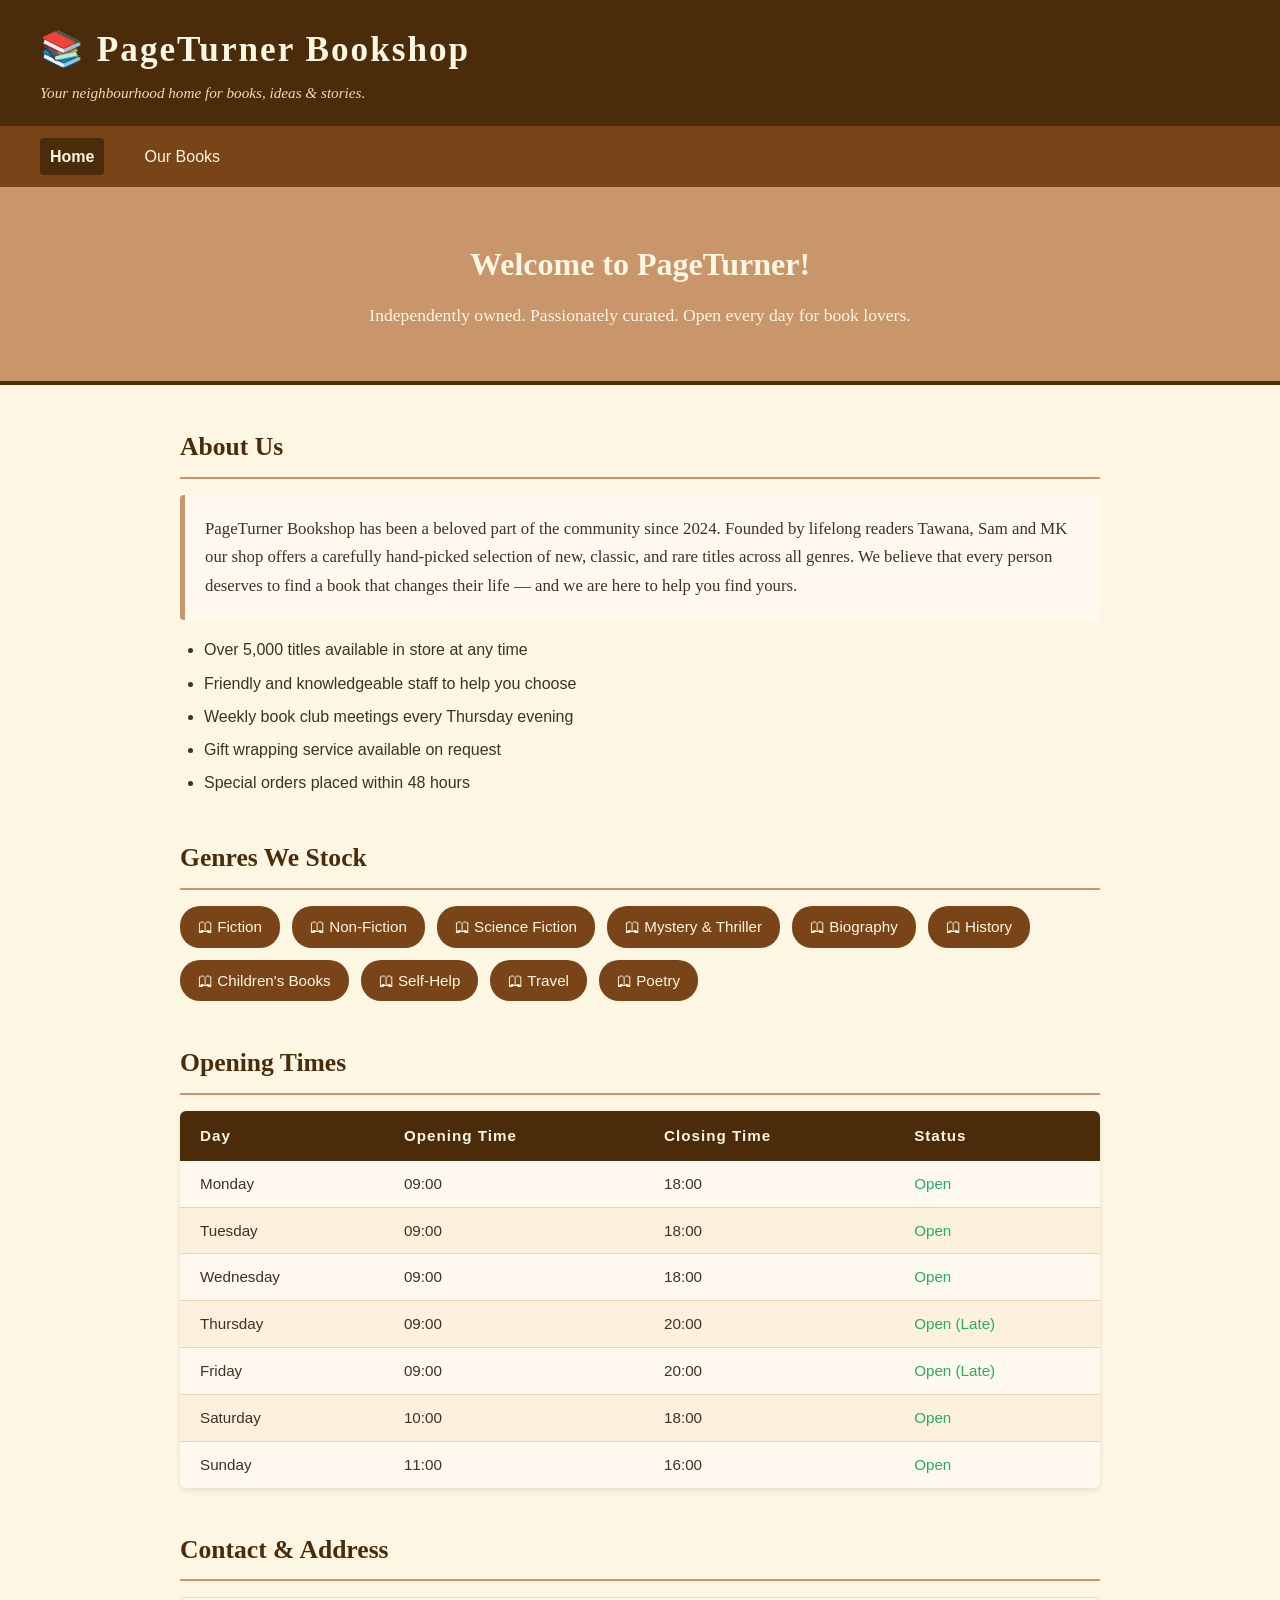
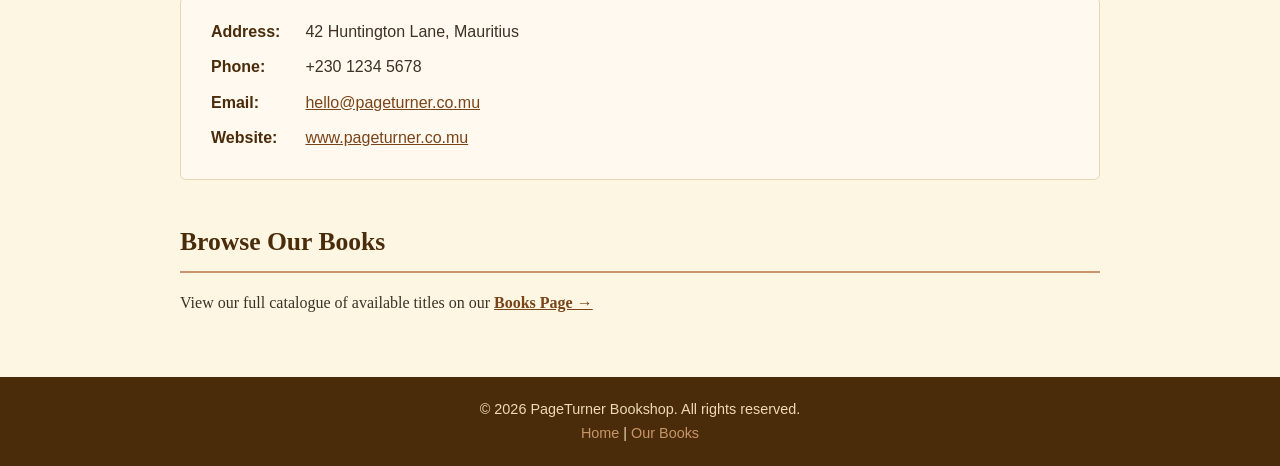
<file: index.html>
<!DOCTYPE html>
<html lang="en">
<head>
    <meta charset="UTF-8">
    <meta name="viewport" content="width=device-width, initial-scale=1.0">
    <title>PageTurner Bookshop</title>
    <style>
        * {
            margin: 0;
            padding: 0;
            box-sizing: border-box;
        }

        body {
            font-family: Georgia, 'Times New Roman', serif;
            background-color: #fdf6e3;
            color: #3c3226;
            line-height: 1.7;
        }

        header {
            background-color: #4a2c0a;
            color: #fdf6e3;
            padding: 20px 40px;
            display: flex;
            align-items: center;
            justify-content: space-between;
        }

        header h1 {
            font-size: 2.2em;
            letter-spacing: 2px;
        }

        header p {
            font-style: italic;
            font-size: 0.95em;
            color: #f0d9b5;
        }

        nav {
            background-color: #7a4419;
            padding: 12px 40px;
            display: flex;
            gap: 30px;
        }

        nav a {
            color: #fdf6e3;
            text-decoration: none;
            font-size: 1em;
            font-family: Arial, sans-serif;
            padding: 5px 10px;
            border-radius: 4px;
            transition: background-color 0.3s;
        }

        nav a:hover {
            background-color: #4a2c0a;
        }

        nav a.active {
            background-color: #4a2c0a;
            font-weight: bold;
        }

        .hero {
            background-color: #c9956a;
            text-align: center;
            padding: 50px 40px;
            border-bottom: 4px solid #4a2c0a;
        }

        .hero h2 {
            font-size: 2em;
            color: #fdf6e3;
            margin-bottom: 10px;
        }

        .hero p {
            color: #fdf6e3;
            font-size: 1.1em;
        }

        main {
            max-width: 1000px;
            margin: 40px auto;
            padding: 0 40px;
        }

        section {
            margin-bottom: 40px;
        }

        section h2 {
            font-size: 1.6em;
            color: #4a2c0a;
            border-bottom: 2px solid #c9956a;
            padding-bottom: 8px;
            margin-bottom: 16px;
        }

        .about-text {
            font-size: 1.05em;
            background-color: #fff9ef;
            padding: 20px;
            border-left: 5px solid #c9956a;
            border-radius: 4px;
            margin-bottom: 16px;
        }

        .about-list {
            list-style: disc;
            padding-left: 24px;
            font-family: Arial, sans-serif;
            font-size: 1em;
        }

        .about-list li {
            margin-bottom: 6px;
            color: #3c3226;
        }

        .genres-grid {
            display: flex;
            flex-wrap: wrap;
            gap: 12px;
            list-style: none;
        }

        .genres-grid li {
            background-color: #7a4419;
            color: #fdf6e3;
            padding: 8px 18px;
            border-radius: 20px;
            font-family: Arial, sans-serif;
            font-size: 0.95em;
        }

        table {
            width: 100%;
            border-collapse: collapse;
            background-color: #fff9ef;
            border-radius: 6px;
            overflow: hidden;
            box-shadow: 0 2px 6px rgba(0,0,0,0.1);
        }

        table thead {
            background-color: #4a2c0a;
            color: #fdf6e3;
        }

        table thead th {
            padding: 12px 20px;
            text-align: left;
            font-family: Arial, sans-serif;
            font-size: 0.95em;
            letter-spacing: 1px;
        }

        table tbody tr {
            border-bottom: 1px solid #e8d5b5;
        }

        table tbody tr:nth-child(even) {
            background-color: #fdf0dc;
        }

        table tbody tr:last-child {
            border-bottom: none;
        }

        table td {
            padding: 10px 20px;
            font-family: Arial, sans-serif;
            font-size: 0.95em;
        }

        table .closed {
            color: #c0392b;
            font-weight: bold;
        }

        table .open {
            color: #27ae60;
        }

        .contact-box {
            background-color: #fff9ef;
            border: 1px solid #e8d5b5;
            border-radius: 6px;
            padding: 20px 30px;
            font-family: Arial, sans-serif;
        }

        .contact-box p {
            margin-bottom: 8px;
        }

        .contact-box strong {
            color: #4a2c0a;
            display: inline-block;
            width: 90px;
        }

        .contact-box a {
            color: #7a4419;
        }

        footer {
            background-color: #4a2c0a;
            color: #f0d9b5;
            text-align: center;
            padding: 20px;
            font-family: Arial, sans-serif;
            font-size: 0.9em;
            margin-top: 60px;
        }

        footer a {
            color: #c9956a;
            text-decoration: none;
        }
    </style>
</head>
<body>

    <header>
        <div>
            <h1>&#128218; PageTurner Bookshop</h1>
            <p>Your neighbourhood home for books, ideas &amp; stories.</p>
        </div>
    </header>

    <nav>
        <a href="index.html" class="active">Home</a>
        <a href="books.xml">Our Books</a>
    </nav>

    <div class="hero">
        <h2>Welcome to PageTurner!</h2>
        <p>Independently owned. Passionately curated. Open every day for book lovers.</p>
    </div>

    <main>

        <section id="about">
            <h2>About Us</h2>
            <p class="about-text">
                PageTurner Bookshop has been a beloved part of the community since 2024.
                Founded by lifelong readers Tawana, Sam and MK our shop offers a carefully
                hand-picked selection of new, classic, and rare titles across all genres.
                We believe that every person deserves to find a book that changes their life —
                and we are here to help you find yours.
            </p>
            <!-- Unordered list of shop highlights -->
            <ul class="about-list">
                <li>Over 5,000 titles available in store at any time</li>
                <li>Friendly and knowledgeable staff to help you choose</li>
                <li>Weekly book club meetings every Thursday evening</li>
                <li>Gift wrapping service available on request</li>
                <li>Special orders placed within 48 hours</li>
            </ul>
        </section>

        <section id="genres">
            <h2>Genres We Stock</h2>
            <ul class="genres-grid">
                <li>&#128366; Fiction</li>
                <li>&#128366; Non-Fiction</li>
                <li>&#128366; Science Fiction</li>
                <li>&#128366; Mystery &amp; Thriller</li>
                <li>&#128366; Biography</li>
                <li>&#128366; History</li>
                <li>&#128366; Children's Books</li>
                <li>&#128366; Self-Help</li>
                <li>&#128366; Travel</li>
                <li>&#128366; Poetry</li>
            </ul>
        </section>

        <section id="hours">
            <h2>Opening Times</h2>
            <table>
                <thead>
                    <tr>
                        <th>Day</th>
                        <th>Opening Time</th>
                        <th>Closing Time</th>
                        <th>Status</th>
                    </tr>
                </thead>
                <tbody>
                    <tr>
                        <td>Monday</td>
                        <td>09:00</td>
                        <td>18:00</td>
                        <td class="open">Open</td>
                    </tr>
                    <tr>
                        <td>Tuesday</td>
                        <td>09:00</td>
                        <td>18:00</td>
                        <td class="open">Open</td>
                    </tr>
                    <tr>
                        <td>Wednesday</td>
                        <td>09:00</td>
                        <td>18:00</td>
                        <td class="open">Open</td>
                    </tr>
                    <tr>
                        <td>Thursday</td>
                        <td>09:00</td>
                        <td>20:00</td>
                        <td class="open">Open (Late)</td>
                    </tr>
                    <tr>
                        <td>Friday</td>
                        <td>09:00</td>
                        <td>20:00</td>
                        <td class="open">Open (Late)</td>
                    </tr>
                    <tr>
                        <td>Saturday</td>
                        <td>10:00</td>
                        <td>18:00</td>
                        <td class="open">Open</td>
                    </tr>
                    <tr>
                        <td>Sunday</td>
                        <td>11:00</td>
                        <td>16:00</td>
                        <td class="open">Open</td>
                    </tr>
                </tbody>
            </table>
        </section>

        <section id="contact">
            <h2>Contact &amp; Address</h2>
            <div class="contact-box">
                <p><strong>Address:</strong> 42 Huntington Lane, Mauritius</p>
                <p><strong>Phone:</strong> +230 1234 5678</p>
                <p><strong>Email:</strong> <a href="mailto:hello@pageturner.co.mu">hello@pageturner.co.mu</a></p>
                <p><strong>Website:</strong> <a href="#">www.pageturner.co.mu</a></p>
            </div>
        </section>

        <section>
            <h2>Browse Our Books</h2>
            <p>
                View our full catalogue of available titles on our
                <a href="books.xml" style="color:#7a4419; font-weight:bold;">Books Page &rarr;</a>
            </p>
        </section>

    </main>

    <footer>
        <p>&copy; 2026 PageTurner Bookshop. All rights reserved.</p>
        <p><a href="index.html">Home</a> | <a href="books.xml">Our Books</a></p>
    </footer>

</body>
</html>
</file>
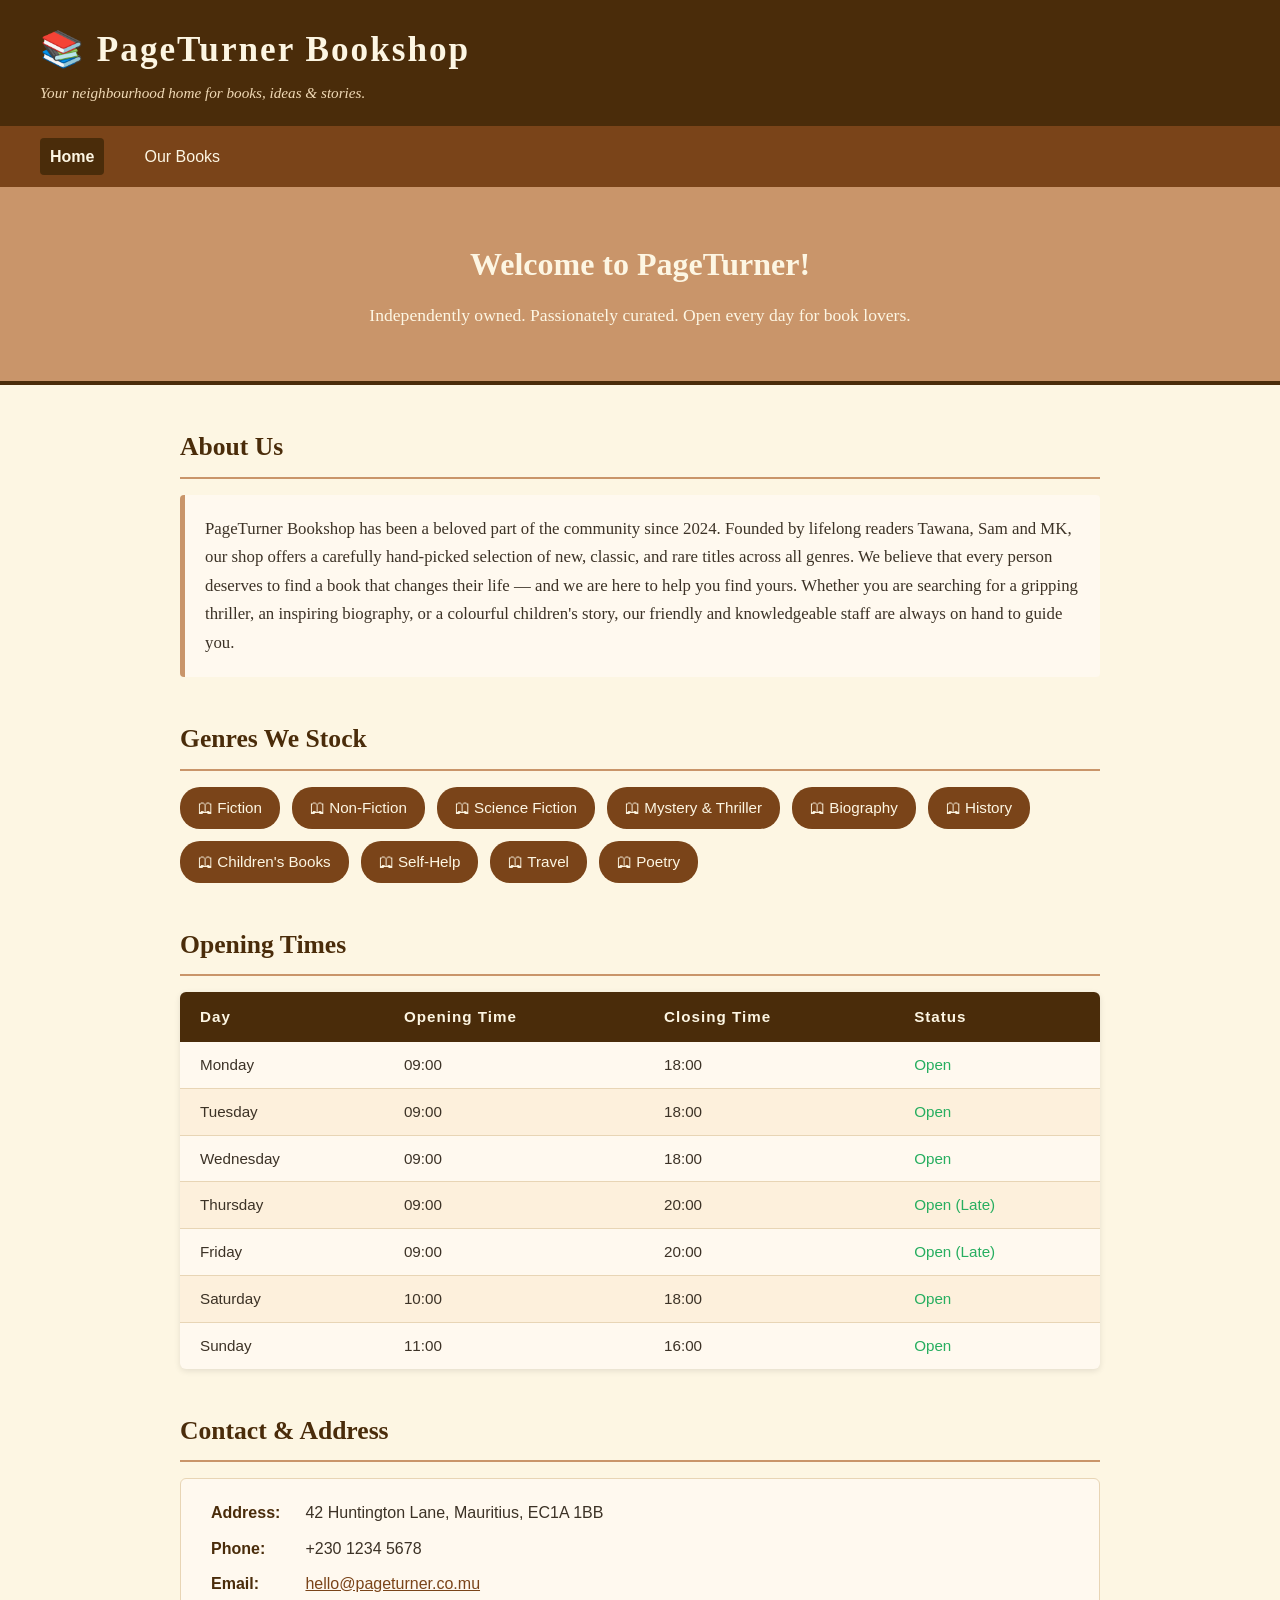
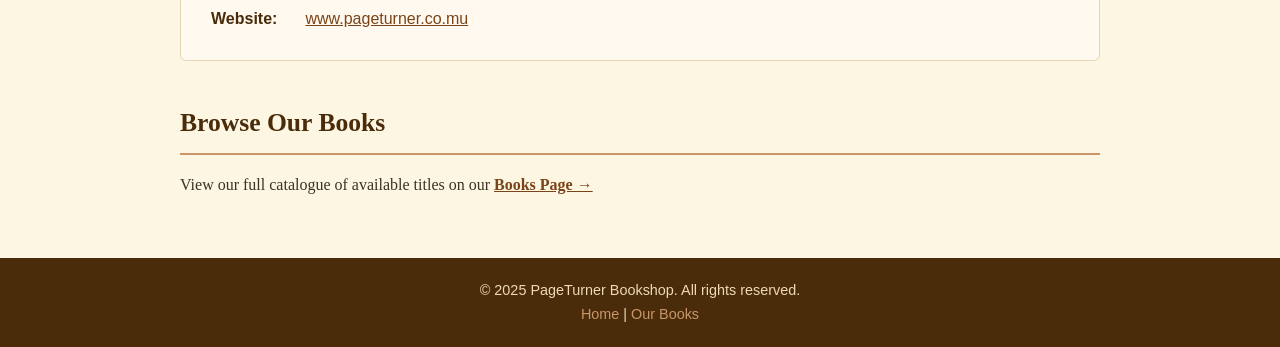
<file: 1340 COURSEWORK/index.html>
<!DOCTYPE html>
<html lang="en">
<head>
    <meta charset="UTF-8">
    <meta name="viewport" content="width=device-width, initial-scale=1.0">
    <title>PageTurner Bookshop</title>
    <style>
        * {
            margin: 0;
            padding: 0;
            box-sizing: border-box;
        }

        body {
            font-family: Georgia, 'Times New Roman', serif;
            background-color: #fdf6e3;
            color: #3c3226;
            line-height: 1.7;
        }

        header {
            background-color: #4a2c0a;
            color: #fdf6e3;
            padding: 20px 40px;
            display: flex;
            align-items: center;
            justify-content: space-between;
        }

        header h1 {
            font-size: 2.2em;
            letter-spacing: 2px;
        }

        header p {
            font-style: italic;
            font-size: 0.95em;
            color: #f0d9b5;
        }

        nav {
            background-color: #7a4419;
            padding: 12px 40px;
            display: flex;
            gap: 30px;
        }

        nav a {
            color: #fdf6e3;
            text-decoration: none;
            font-size: 1em;
            font-family: Arial, sans-serif;
            padding: 5px 10px;
            border-radius: 4px;
            transition: background-color 0.3s;
        }

        nav a:hover {
            background-color: #4a2c0a;
        }

        nav a.active {
            background-color: #4a2c0a;
            font-weight: bold;
        }

        .hero {
            background-color: #c9956a;
            text-align: center;
            padding: 50px 40px;
            border-bottom: 4px solid #4a2c0a;
        }

        .hero h2 {
            font-size: 2em;
            color: #fdf6e3;
            margin-bottom: 10px;
        }

        .hero p {
            color: #fdf6e3;
            font-size: 1.1em;
        }

        main {
            max-width: 1000px;
            margin: 40px auto;
            padding: 0 40px;
        }

        section {
            margin-bottom: 40px;
        }

        section h2 {
            font-size: 1.6em;
            color: #4a2c0a;
            border-bottom: 2px solid #c9956a;
            padding-bottom: 8px;
            margin-bottom: 16px;
        }

        .about-text {
            font-size: 1.05em;
            background-color: #fff9ef;
            padding: 20px;
            border-left: 5px solid #c9956a;
            border-radius: 4px;
        }

        .genres-grid {
            display: flex;
            flex-wrap: wrap;
            gap: 12px;
            list-style: none;
        }

        .genres-grid li {
            background-color: #7a4419;
            color: #fdf6e3;
            padding: 8px 18px;
            border-radius: 20px;
            font-family: Arial, sans-serif;
            font-size: 0.95em;
        }

        table {
            width: 100%;
            border-collapse: collapse;
            background-color: #fff9ef;
            border-radius: 6px;
            overflow: hidden;
            box-shadow: 0 2px 6px rgba(0,0,0,0.1);
        }

        table thead {
            background-color: #4a2c0a;
            color: #fdf6e3;
        }

        table thead th {
            padding: 12px 20px;
            text-align: left;
            font-family: Arial, sans-serif;
            font-size: 0.95em;
            letter-spacing: 1px;
        }

        table tbody tr {
            border-bottom: 1px solid #e8d5b5;
        }

        table tbody tr:nth-child(even) {
            background-color: #fdf0dc;
        }

        table tbody tr:last-child {
            border-bottom: none;
        }

        table td {
            padding: 10px 20px;
            font-family: Arial, sans-serif;
            font-size: 0.95em;
        }

        table .closed {
            color: #c0392b;
            font-weight: bold;
        }

        table .open {
            color: #27ae60;
        }

        .contact-box {
            background-color: #fff9ef;
            border: 1px solid #e8d5b5;
            border-radius: 6px;
            padding: 20px 30px;
            font-family: Arial, sans-serif;
        }

        .contact-box p {
            margin-bottom: 8px;
        }

        .contact-box strong {
            color: #4a2c0a;
            display: inline-block;
            width: 90px;
        }

        .contact-box a {
            color: #7a4419;
        }

        footer {
            background-color: #4a2c0a;
            color: #f0d9b5;
            text-align: center;
            padding: 20px;
            font-family: Arial, sans-serif;
            font-size: 0.9em;
            margin-top: 60px;
        }

        footer a {
            color: #c9956a;
            text-decoration: none;
        }
    </style>
</head>
<body>

    <header>
        <div>
            <h1>&#128218; PageTurner Bookshop</h1>
            <p>Your neighbourhood home for books, ideas &amp; stories.</p>
        </div>
    </header>

    <nav>
        <a href="index.html" class="active">Home</a>
        <a href="1340.xml">Our Books</a>
    </nav>

    <div class="hero">
        <h2>Welcome to PageTurner!</h2>
        <p>Independently owned. Passionately curated. Open every day for book lovers.</p>
    </div>

    <main>

        <section id="about">
            <h2>About Us</h2>
            <p class="about-text">
                PageTurner Bookshop has been a beloved part of the community since 2024.
                Founded by lifelong readers Tawana, Sam and MK, our shop offers a carefully
                hand-picked selection of new, classic, and rare titles across all genres.
                We believe that every person deserves to find a book that changes their life —
                and we are here to help you find yours. Whether you are searching for a gripping
                thriller, an inspiring biography, or a colourful children's story, our friendly
                and knowledgeable staff are always on hand to guide you.
            </p>
        </section>

        <section id="genres">
            <h2>Genres We Stock</h2>
            <ul class="genres-grid">
                <li>&#128366; Fiction</li>
                <li>&#128366; Non-Fiction</li>
                <li>&#128366; Science Fiction</li>
                <li>&#128366; Mystery &amp; Thriller</li>
                <li>&#128366; Biography</li>
                <li>&#128366; History</li>
                <li>&#128366; Children's Books</li>
                <li>&#128366; Self-Help</li>
                <li>&#128366; Travel</li>
                <li>&#128366; Poetry</li>
            </ul>
        </section>

        <section id="hours">
            <h2>Opening Times</h2>
            <table>
                <thead>
                    <tr>
                        <th>Day</th>
                        <th>Opening Time</th>
                        <th>Closing Time</th>
                        <th>Status</th>
                    </tr>
                </thead>
                <tbody>
                    <tr>
                        <td>Monday</td>
                        <td>09:00</td>
                        <td>18:00</td>
                        <td class="open">Open</td>
                    </tr>
                    <tr>
                        <td>Tuesday</td>
                        <td>09:00</td>
                        <td>18:00</td>
                        <td class="open">Open</td>
                    </tr>
                    <tr>
                        <td>Wednesday</td>
                        <td>09:00</td>
                        <td>18:00</td>
                        <td class="open">Open</td>
                    </tr>
                    <tr>
                        <td>Thursday</td>
                        <td>09:00</td>
                        <td>20:00</td>
                        <td class="open">Open (Late)</td>
                    </tr>
                    <tr>
                        <td>Friday</td>
                        <td>09:00</td>
                        <td>20:00</td>
                        <td class="open">Open (Late)</td>
                    </tr>
                    <tr>
                        <td>Saturday</td>
                        <td>10:00</td>
                        <td>18:00</td>
                        <td class="open">Open</td>
                    </tr>
                    <tr>
                        <td>Sunday</td>
                        <td>11:00</td>
                        <td>16:00</td>
                        <td class="open">Open</td>
                    </tr>
                </tbody>
            </table>
        </section>

        <section id="contact">
            <h2>Contact &amp; Address</h2>
            <div class="contact-box">
                <p><strong>Address:</strong> 42 Huntington Lane, Mauritius, EC1A 1BB</p>
                <p><strong>Phone:</strong> +230 1234 5678</p>
                <p><strong>Email:</strong> <a href="mailto:hello@pageturner.co.uk">hello@pageturner.co.mu</a></p>
                <p><strong>Website:</strong> <a href="#">www.pageturner.co.mu</a></p>
            </div>
        </section>

        <section>
            <h2>Browse Our Books</h2>
            <p>
                View our full catalogue of available titles on our
                <a href="1340.xml" style="color:#7a4419; font-weight:bold;">Books Page &rarr;</a>
            </p>
        </section>

    </main>

    <footer>
        <p>&copy; 2025 PageTurner Bookshop. All rights reserved.</p>
        <p><a href="index.html">Home</a> | <a href="1340.xml">Our Books</a></p>
    </footer>

</body>
</html>
</file>
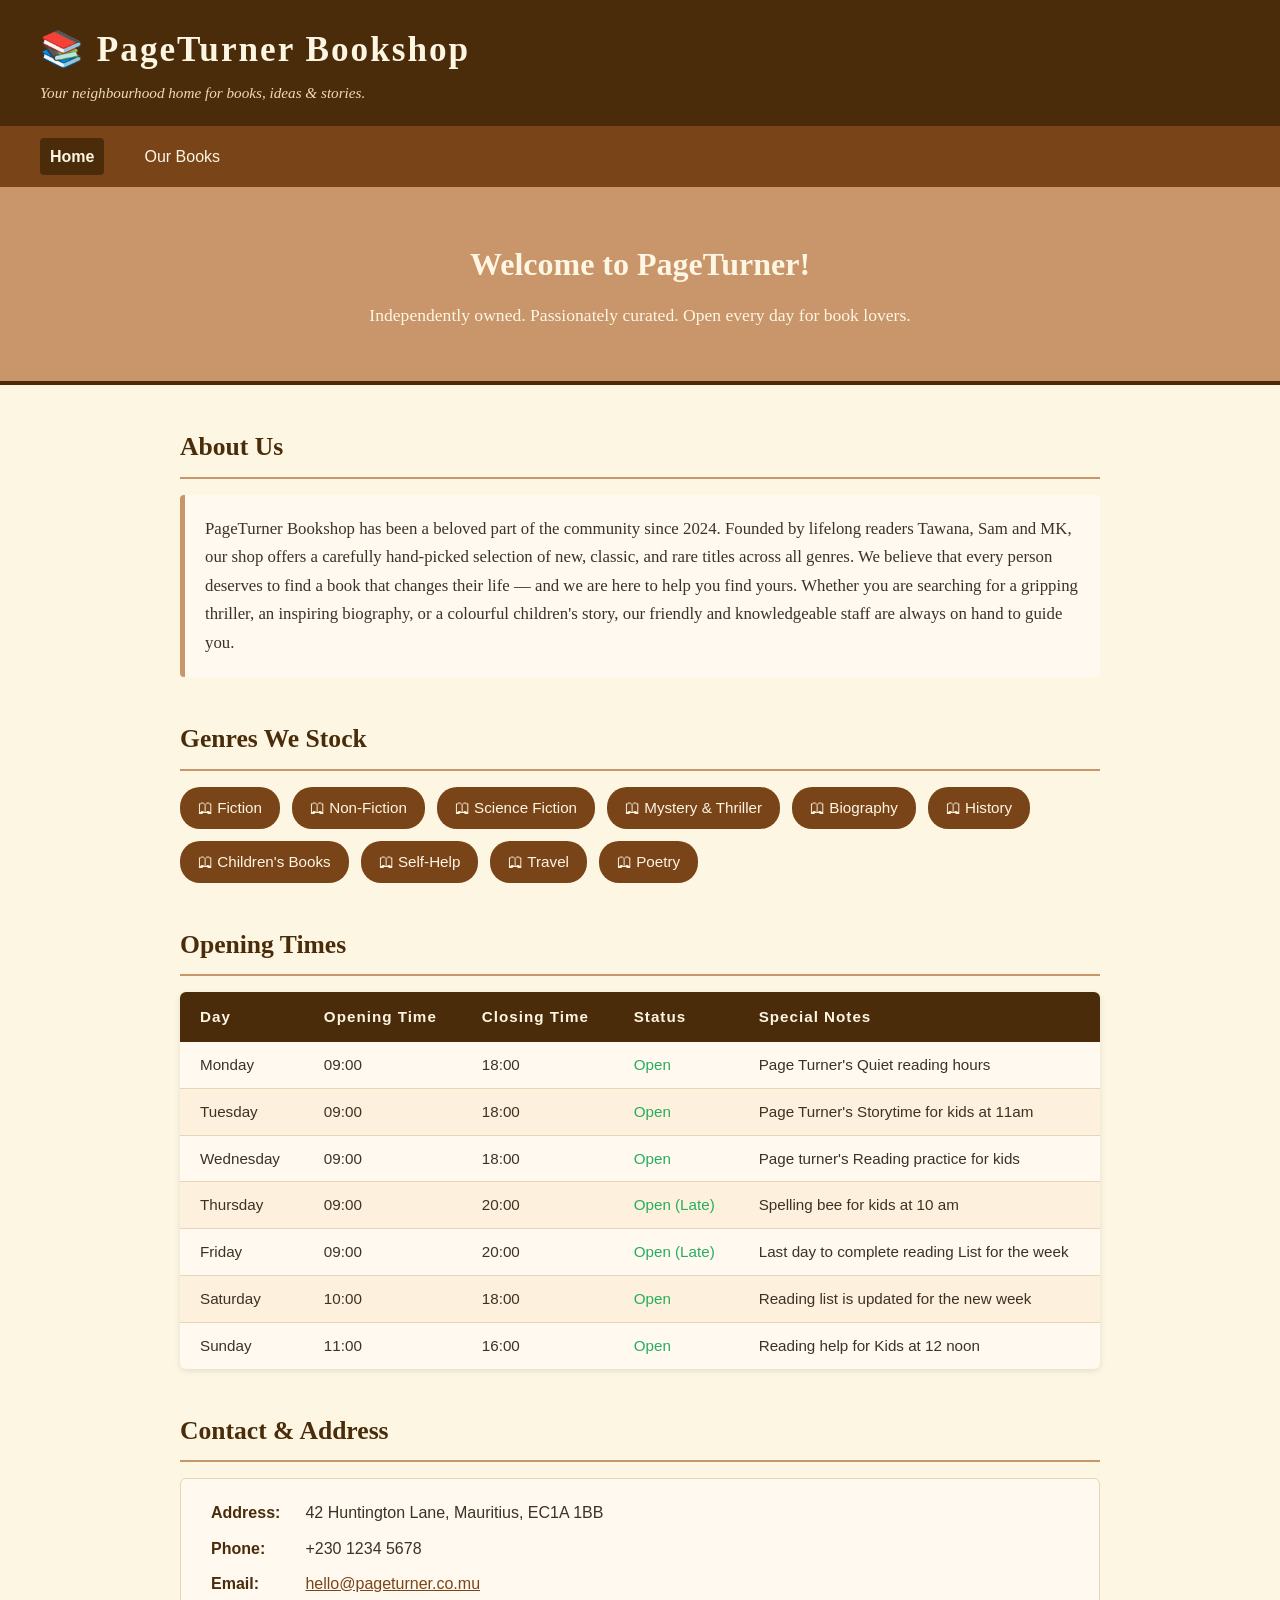
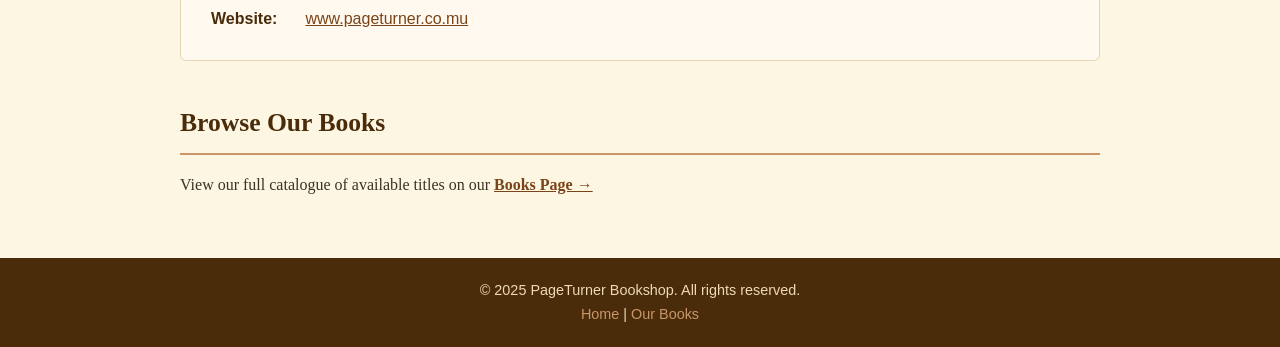
<file: Bookshop-Group-Project-main/Bookshop-Group-Project-main/index.html>
<!DOCTYPE html>
<html lang="en">
<head>
    <meta charset="UTF-8">
    <meta name="viewport" content="width=device-width, initial-scale=1.0">
    <title>PageTurner Bookshop</title>
    <style>
        * {
            margin: 0;
            padding: 0;
            box-sizing: border-box;
        }

        body {
            font-family: Georgia, 'Times New Roman', serif;
            background-color: #fdf6e3;
            color: #3c3226;
            line-height: 1.7;
        }

        header {
            background-color: #4a2c0a;
            color: #fdf6e3;
            padding: 20px 40px;
            display: flex;
            align-items: center;
            justify-content: space-between;
        }

        header h1 {
            font-size: 2.2em;
            letter-spacing: 2px;
        }

        header p {
            font-style: italic;
            font-size: 0.95em;
            color: #f0d9b5;
        }

        nav {
            background-color: #7a4419;
            padding: 12px 40px;
            display: flex;
            gap: 30px;
        }

        nav a {
            color: #fdf6e3;
            text-decoration: none;
            font-size: 1em;
            font-family: Arial, sans-serif;
            padding: 5px 10px;
            border-radius: 4px;
            transition: background-color 0.3s;
        }

        nav a:hover {
            background-color: #4a2c0a;
        }

        nav a.active {
            background-color: #4a2c0a;
            font-weight: bold;
        }

        .hero {
            background-color: #c9956a;
            text-align: center;
            padding: 50px 40px;
            border-bottom: 4px solid #4a2c0a;
        }

        .hero h2 {
            font-size: 2em;
            color: #fdf6e3;
            margin-bottom: 10px;
        }

        .hero p {
            color: #fdf6e3;
            font-size: 1.1em;
        }

        main {
            max-width: 1000px;
            margin: 40px auto;
            padding: 0 40px;
        }

        section {
            margin-bottom: 40px;
        }

        section h2 {
            font-size: 1.6em;
            color: #4a2c0a;
            border-bottom: 2px solid #c9956a;
            padding-bottom: 8px;
            margin-bottom: 16px;
        }

        .about-text {
            font-size: 1.05em;
            background-color: #fff9ef;
            padding: 20px;
            border-left: 5px solid #c9956a;
            border-radius: 4px;
        }

        .genres-grid {
            display: flex;
            flex-wrap: wrap;
            gap: 12px;
            list-style: none;
        }

        .genres-grid li {
            background-color: #7a4419;
            color: #fdf6e3;
            padding: 8px 18px;
            border-radius: 20px;
            font-family: Arial, sans-serif;
            font-size: 0.95em;
        }

        table {
            width: 100%;
            border-collapse: collapse;
            background-color: #fff9ef;
            border-radius: 6px;
            overflow: hidden;
            box-shadow: 0 2px 6px rgba(0,0,0,0.1);
        }

        table thead {
            background-color: #4a2c0a;
            color: #fdf6e3;
        }

        table thead th {
            padding: 12px 20px;
            text-align: left;
            font-family: Arial, sans-serif;
            font-size: 0.95em;
            letter-spacing: 1px;
        }

        table tbody tr {
            border-bottom: 1px solid #e8d5b5;
        }

        table tbody tr:nth-child(even) {
            background-color: #fdf0dc;
        }

        table tbody tr:last-child {
            border-bottom: none;
        }

        table td {
            padding: 10px 20px;
            font-family: Arial, sans-serif;
            font-size: 0.95em;
        }

        table .closed {
            color: #c0392b;
            font-weight: bold;
        }

        table .open {
            color: #27ae60;
        }

        .contact-box {
            background-color: #fff9ef;
            border: 1px solid #e8d5b5;
            border-radius: 6px;
            padding: 20px 30px;
            font-family: Arial, sans-serif;
        }

        .contact-box p {
            margin-bottom: 8px;
        }

        .contact-box strong {
            color: #4a2c0a;
            display: inline-block;
            width: 90px;
        }

        .contact-box a {
            color: #7a4419;
        }

        footer {
            background-color: #4a2c0a;
            color: #f0d9b5;
            text-align: center;
            padding: 20px;
            font-family: Arial, sans-serif;
            font-size: 0.9em;
            margin-top: 60px;
        }

        footer a {
            color: #c9956a;
            text-decoration: none;
        }
    </style>
</head>
<body>

    <header>
        <div>
            <h1>&#128218; PageTurner Bookshop</h1>
            <p>Your neighbourhood home for books, ideas &amp; stories.</p>
        </div>
    </header>

    <nav>
        <a href="index.html" class="active">Home</a>
        <a href="books.xml">Our Books</a>
    </nav>

    <div class="hero">
        <h2>Welcome to PageTurner!</h2>
        <p>Independently owned. Passionately curated. Open every day for book lovers.</p>
    </div>

    <main>

        <section id="about">
            <h2>About Us</h2>
            <p class="about-text">
                PageTurner Bookshop has been a beloved part of the community since 2024.
                Founded by lifelong readers Tawana, Sam and MK, our shop offers a carefully
                hand-picked selection of new, classic, and rare titles across all genres.
                We believe that every person deserves to find a book that changes their life —
                and we are here to help you find yours. Whether you are searching for a gripping
                thriller, an inspiring biography, or a colourful children's story, our friendly
                and knowledgeable staff are always on hand to guide you.
            </p>
        </section>

        <section id="genres">
            <h2>Genres We Stock</h2>
            <ul class="genres-grid">
                <li>&#128366; Fiction</li>
                <li>&#128366; Non-Fiction</li>
                <li>&#128366; Science Fiction</li>
                <li>&#128366; Mystery &amp; Thriller</li>
                <li>&#128366; Biography</li>
                <li>&#128366; History</li>
                <li>&#128366; Children's Books</li>
                <li>&#128366; Self-Help</li>
                <li>&#128366; Travel</li>
                <li>&#128366; Poetry</li>
            </ul>
        </section>

        <section id="hours">
            <h2>Opening Times</h2>
            <table>
                <thead>
    <tr>
        <th>Day</th>
        <th>Opening Time</th>
        <th>Closing Time</th>
        <th>Status</th>
        <th>Special Notes</th>    <!--Enhanced by mukudzei-->
    </tr>
</thead>
                <tbody>
                    <tr>
                        <td>Monday</td>
                        <td>09:00</td>
                        <td>18:00</td>
                        <td class="open">Open</td>
                        <td>Page Turner's Quiet reading hours</td>    <!--added data for Special notes on Monday's-->
                    </tr>
                    <tr>
                        <td>Tuesday</td>
                        <td>09:00</td>
                        <td>18:00</td>
                        <td class="open">Open</td>
                        <td>Page Turner's Storytime for kids at 11am</td>    <!-- Special notes for Tuesdays -->
                    </tr>
                    <tr>
                        <td>Wednesday</td>
                        <td>09:00</td>
                        <td>18:00</td>
                        <td class="open">Open</td>
                        <td>Page turner's Reading practice for kids</td>    <!--Special notes for Wednesday's-->
                    </tr>
                    <tr>
                        <td>Thursday</td>
                        <td>09:00</td>
                        <td>20:00</td>
                        <td class="open">Open (Late)</td>
                        <td>Spelling bee for kids at 10 am</td>    <!-- Special notes for Thursday's -->
                    </tr>
                    <tr>
                        <td>Friday</td>
                        <td>09:00</td>
                        <td>20:00</td>
                        <td class="open">Open (Late)</td>
                        <td>Last day to complete reading List for the week</td>    <!--Special notes for Friday's -->
                    </tr>
                    <tr>
                        <td>Saturday</td>
                        <td>10:00</td>
                        <td>18:00</td>
                        <td class="open">Open</td>
                        <td>Reading list is updated for the new week </td>    <!--Special notes for Saturday's-->
                    </tr>
                    <tr>
                        <td>Sunday</td>
                        <td>11:00</td>
                        <td>16:00</td>
                        <td class="open">Open</td>
                        <td>Reading help for Kids at 12 noon</td>    <!--Special notes for Sunday's-->
                        <!-- ========================================= -->
                        <!-- HTML TABLE ENHANCED BY: [Mukudzei Kunyetu-Lambert]       -->
                        <!-- Student ID: [M01061702]                     -->
                        <!-- Added: Special Notes column and corressponding td tags to insert data            -->
                        <!-- ========================================= -->
                    </tr>
                </tbody>
            </table>
        </section>

        <section id="contact">
            <h2>Contact &amp; Address</h2>
            <div class="contact-box">
                <p><strong>Address:</strong> 42 Huntington Lane, Mauritius, EC1A 1BB</p>
                <p><strong>Phone:</strong> +230 1234 5678</p>
                <p><strong>Email:</strong> <a href="mailto:hello@pageturner.co.uk">hello@pageturner.co.mu</a></p>
                <p><strong>Website:</strong> <a href="#">www.pageturner.co.mu</a></p>
            </div>
        </section>

        <section>
            <h2>Browse Our Books</h2>
            <p>
                View our full catalogue of available titles on our
                <a href="books.xml" style="color:#7a4419; font-weight:bold;">Books Page &rarr;</a>
            </p>
        </section>

    </main>

    <footer>
        <p>&copy; 2025 PageTurner Bookshop. All rights reserved.</p>
        <p><a href="index.html">Home</a> | <a href="books.xml">Our Books</a></p>
    </footer>

</body>
</html>
</file>
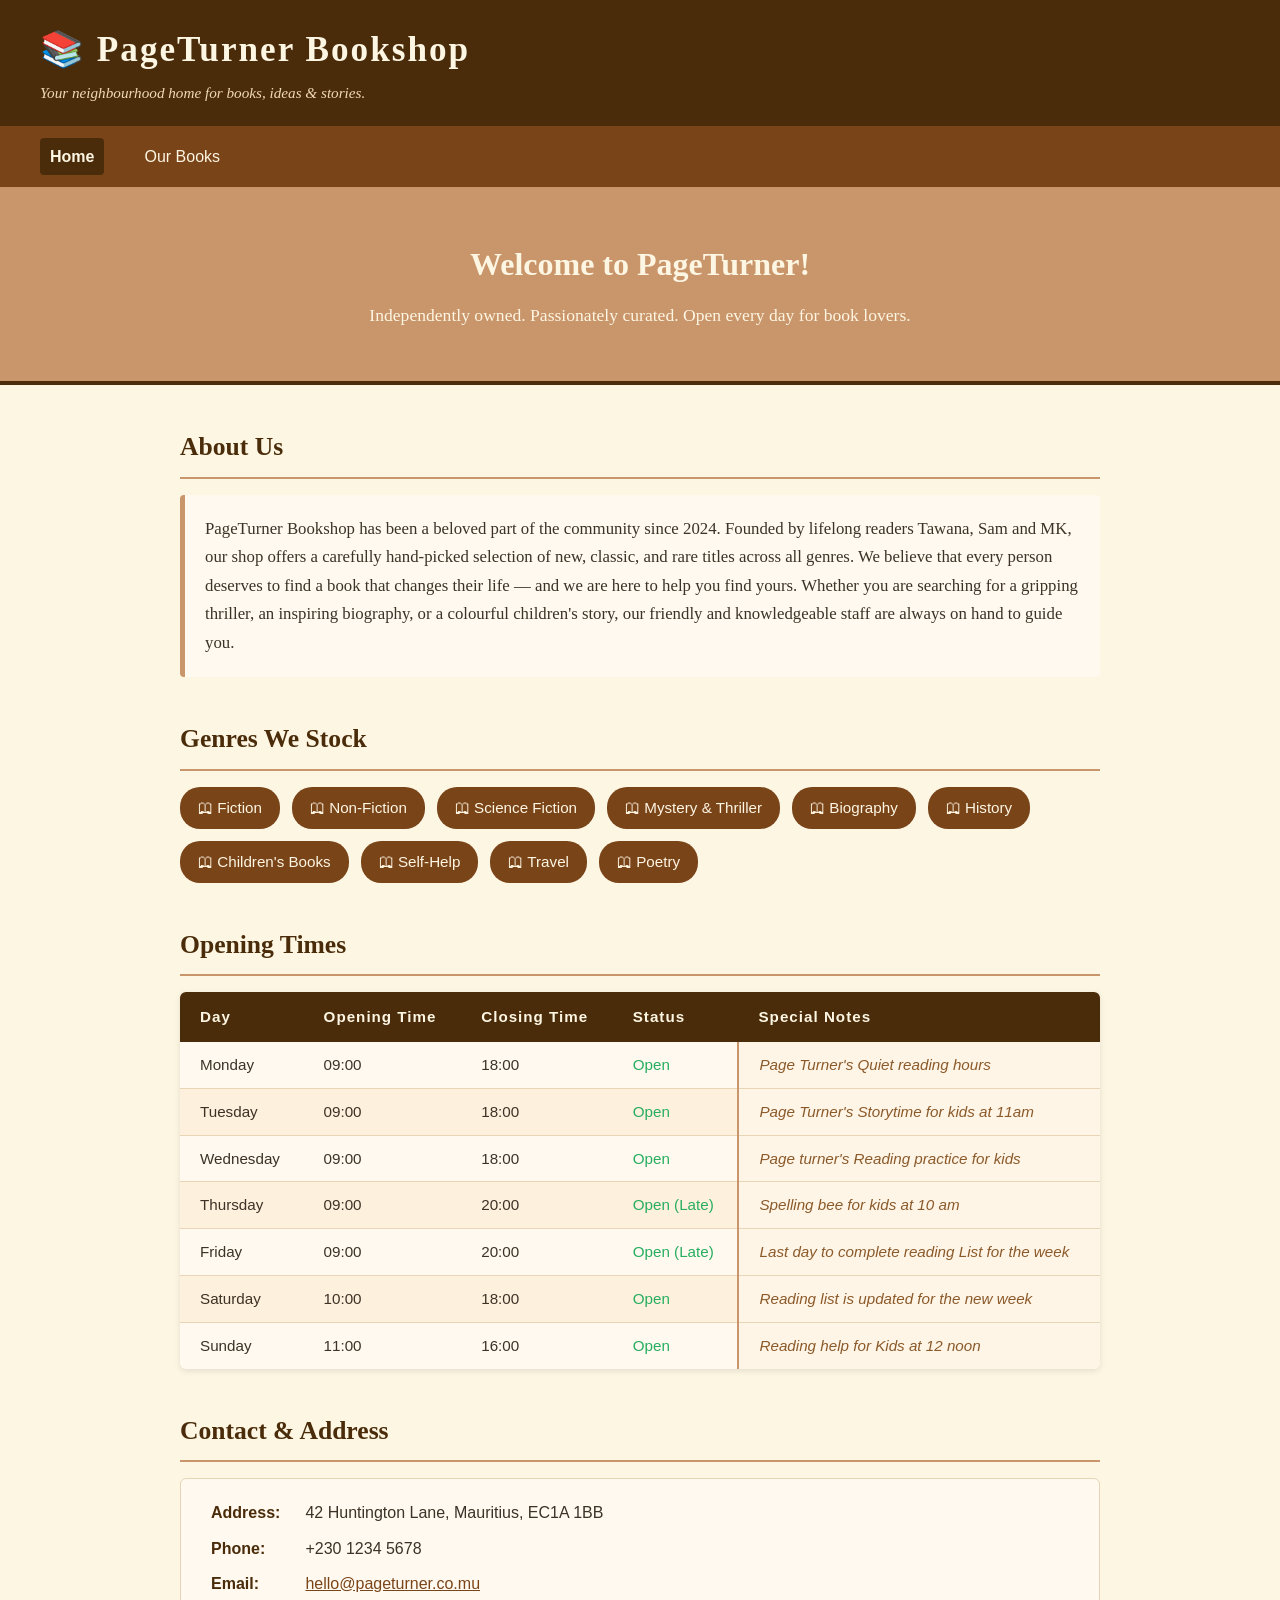
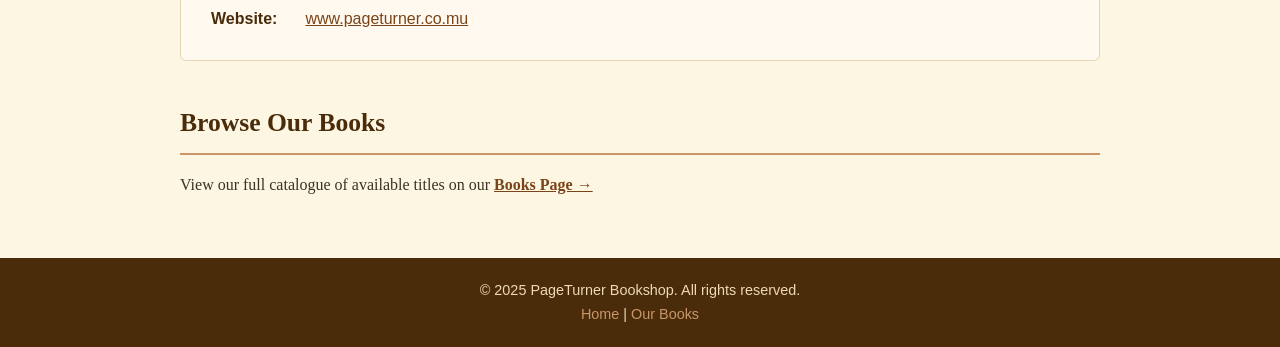
<file: CST1340 COURSEWORK-FINAL/1340 COURSEWORK/index.html>
<!DOCTYPE html>
<html lang="en">
<head>
    <meta charset="UTF-8">
    <meta name="viewport" content="width=device-width, initial-scale=1.0">
    <title>PageTurner Bookshop</title>
    <style>
        * {
            margin: 0;
            padding: 0;
            box-sizing: border-box;
        }

        body {
            font-family: Georgia, 'Times New Roman', serif;
            background-color: #fdf6e3;
            color: #3c3226;
            line-height: 1.7;
        }

        header {
            background-color: #4a2c0a;
            color: #fdf6e3;
            padding: 20px 40px;
            display: flex;
            align-items: center;
            justify-content: space-between;
        }

        header h1 {
            font-size: 2.2em;
            letter-spacing: 2px;
        }

        header p {
            font-style: italic;
            font-size: 0.95em;
            color: #f0d9b5;
        }

        nav {
            background-color: #7a4419;
            padding: 12px 40px;
            display: flex;
            gap: 30px;
        }

        nav a {
            color: #fdf6e3;
            text-decoration: none;
            font-size: 1em;
            font-family: Arial, sans-serif;
            padding: 5px 10px;
            border-radius: 4px;
            transition: background-color 0.3s;
        }

        nav a:hover {
            background-color: #4a2c0a;
        }

        nav a.active {
            background-color: #4a2c0a;
            font-weight: bold;
        }

        .hero {
            background-color: #c9956a;
            text-align: center;
            padding: 50px 40px;
            border-bottom: 4px solid #4a2c0a;
        }

        .hero h2 {
            font-size: 2em;
            color: #fdf6e3;
            margin-bottom: 10px;
        }

        .hero p {
            color: #fdf6e3;
            font-size: 1.1em;
        }

        main {
            max-width: 1000px;
            margin: 40px auto;
            padding: 0 40px;
        }

        section {
            margin-bottom: 40px;
        }

        section h2 {
            font-size: 1.6em;
            color: #4a2c0a;
            border-bottom: 2px solid #c9956a;
            padding-bottom: 8px;
            margin-bottom: 16px;
        }

        .about-text {
            font-size: 1.05em;
            background-color: #fff9ef;
            padding: 20px;
            border-left: 5px solid #c9956a;
            border-radius: 4px;
        }

        .genres-grid {
            display: flex;
            flex-wrap: wrap;
            gap: 12px;
            list-style: none;
        }

        .genres-grid li {
            background-color: #7a4419;
            color: #fdf6e3;
            padding: 8px 18px;
            border-radius: 20px;
            font-family: Arial, sans-serif;
            font-size: 0.95em;
        }

        table {
            width: 100%;
            border-collapse: collapse;
            background-color: #fff9ef;
            border-radius: 6px;
            overflow: hidden;
            box-shadow: 0 2px 6px rgba(0,0,0,0.1);
        }

        table thead {
            background-color: #4a2c0a;
            color: #fdf6e3;
        }

        table thead th {
            padding: 12px 20px;
            text-align: left;
            font-family: Arial, sans-serif;
            font-size: 0.95em;
            letter-spacing: 1px;
        }

        table tbody tr {
            border-bottom: 1px solid #e8d5b5;
        }

        table tbody tr:nth-child(even) {
            background-color: #fdf0dc;
        }

        table tbody tr:last-child {
            border-bottom: none;
        }

        table td {
            padding: 10px 20px;
            font-family: Arial, sans-serif;
            font-size: 0.95em;
        }

        table .closed {
            color: #c0392b;
            font-weight: bold;
        }

        table .open {
            color: #27ae60;
        }

        .contact-box {
            background-color: #fff9ef;
            border: 1px solid #e8d5b5;
            border-radius: 6px;
            padding: 20px 30px;
            font-family: Arial, sans-serif;
        }

        .contact-box p {
            margin-bottom: 8px;
        }

        .contact-box strong {
            color: #4a2c0a;
            display: inline-block;
            width: 90px;
        }

        .contact-box a {
            color: #7a4419;
        }

        footer {
            background-color: #4a2c0a;
            color: #f0d9b5;
            text-align: center;
            padding: 20px;
            font-family: Arial, sans-serif;
            font-size: 0.9em;
            margin-top: 60px;
        }

        footer a {
            color: #c9956a;
            text-decoration: none;
        }
    </style>
    <link rel="stylesheet" href="style.css">
</head>
<body>

    <header>
        <div>
            <h1>&#128218; PageTurner Bookshop</h1>
            <p>Your neighbourhood home for books, ideas &amp; stories.</p>
        </div>
    </header>

    <nav>
        <a href="index.html" class="active">Home</a>
        <a href="1340.xml">Our Books</a>
    </nav>

    <div class="hero">
        <h2>Welcome to PageTurner!</h2>
        <p>Independently owned. Passionately curated. Open every day for book lovers.</p>
    </div>

    <main>

        <section id="about">
            <h2>About Us</h2>
            <p class="about-text">
                PageTurner Bookshop has been a beloved part of the community since 2024.
                Founded by lifelong readers Tawana, Sam and MK, our shop offers a carefully
                hand-picked selection of new, classic, and rare titles across all genres.
                We believe that every person deserves to find a book that changes their life —
                and we are here to help you find yours. Whether you are searching for a gripping
                thriller, an inspiring biography, or a colourful children's story, our friendly
                and knowledgeable staff are always on hand to guide you.
            </p>
        </section>

        <section id="genres">
            <h2>Genres We Stock</h2>
            <ul class="genres-grid">
                <li>&#128366; Fiction</li>
                <li>&#128366; Non-Fiction</li>
                <li>&#128366; Science Fiction</li>
                <li>&#128366; Mystery &amp; Thriller</li>
                <li>&#128366; Biography</li>
                <li>&#128366; History</li>
                <li>&#128366; Children's Books</li>
                <li>&#128366; Self-Help</li>
                <li>&#128366; Travel</li>
                <li>&#128366; Poetry</li>
            </ul>
        </section>

        <section id="hours">
            <h2>Opening Times</h2>
            <table class="hours-table">
                <thead>
                    <tr>
                        <th>Day</th>
                        <th>Opening Time</th>
                        <th>Closing Time</th>
                        <th>Status</th>
                        <th>Special Notes</th>
                    </tr>
                </thead>
                <tbody>
                    <tr>
                        <td>Monday</td>
                        <td>09:00</td>
                        <td>18:00</td>
                        <td class="open">Open</td>
                        <td>Page Turner's Quiet reading hours</td>
                    </tr>
                    <tr>
                        <td>Tuesday</td>
                        <td>09:00</td>
                        <td>18:00</td>
                        <td class="open">Open</td>
                        <td>Page Turner's Storytime for kids at 11am</td>
                    </tr>
                    <tr>
                        <td>Wednesday</td>
                        <td>09:00</td>
                        <td>18:00</td>
                        <td class="open">Open</td>
                        <td>Page turner's Reading practice for kids</td>
                    </tr>
                    <tr>
                        <td>Thursday</td>
                        <td>09:00</td>
                        <td>20:00</td>
                        <td class="open">Open (Late)</td>
                        <td>Spelling bee for kids at 10 am</td>
                    </tr>
                    <tr>
                        <td>Friday</td>
                        <td>09:00</td>
                        <td>20:00</td>
                        <td class="open">Open (Late)</td>
                        <td>Last day to complete reading List for the week</td>
                    </tr>
                    <tr>
                        <td>Saturday</td>
                        <td>10:00</td>
                        <td>18:00</td>
                        <td class="open">Open</td>
                        <td>Reading list is updated for the new week</td>
                    </tr>
                    <tr>
                        <td>Sunday</td>
                        <td>11:00</td>
                        <td>16:00</td>
                        <td class="open">Open</td>
                        <td>Reading help for Kids at 12 noon</td>
                    </tr>
                </tbody>
            </table>
        </section>

        <section id="contact">
            <h2>Contact &amp; Address</h2>
            <div class="contact-box">
                <p><strong>Address:</strong> 42 Huntington Lane, Mauritius, EC1A 1BB</p>
                <p><strong>Phone:</strong> +230 1234 5678</p>
                <p><strong>Email:</strong> <a href="mailto:hello@pageturner.co.uk">hello@pageturner.co.mu</a></p>
                <p><strong>Website:</strong> <a href="#">www.pageturner.co.mu</a></p>
            </div>
        </section>

        <section>
            <h2>Browse Our Books</h2>
            <p>
                View our full catalogue of available titles on our
                <a href="1340.xml" style="color:#7a4419; font-weight:bold;">Books Page &rarr;</a>
            </p>
        </section>

    </main>

    <footer>
        <p>&copy; 2025 PageTurner Bookshop. All rights reserved.</p>
        <p><a href="index.html">Home</a> | <a href="1340.xml">Our Books</a></p>
    </footer>

    <!-- Back to Top Button - Created by Mukudzei Kunyetu-Lambert (M01061702) -->
    <a href="#" id="back-to-top">↑</a>

    <script>
    // Back to top button functionality
    const backToTopButton = document.getElementById('back-to-top');

    window.addEventListener('scroll', function() {
        if (window.scrollY > 300) {
            backToTopButton.classList.add('visible');
        } else {
            backToTopButton.classList.remove('visible');
        }
    });

    backToTopButton.addEventListener('click', function(e) {
        e.preventDefault();
        window.scrollTo(0, 0);
    });
    </script>

</body>
</html>
</file>
<file: CST1340 COURSEWORK-FINAL/1340 COURSEWORK/style.css>
/* ============================================ */
/* ENHANCED CSS FOR PAGETURNER BOOKSHOP         */
/* CST1340 - Information in Organisations       */
/* Student: Mukudzei Kunyetu-Lambert            */
/* Student ID: M01061702                        */
/* ============================================ */

/* ===== 1. TABLE ENHANCEMENTS ===== */
/* Styling for the Special Notes column I added */
.hours-table td:last-child {
    background-color: #fff5e6;
    font-style: italic;
    color: #8b5a2b;
    border-left: 2px solid #c9956a;
}

/* Table row hover effect - changes color when mouse hovers */
.hours-table tbody tr:hover {
    background-color: #fff5e8 !important;
}

/* ===== 2. BACK TO TOP BUTTON ===== */
#back-to-top {
    position: fixed;
    bottom: 30px;
    right: 30px;
    background-color: #4a2c0a;
    color: white;
    padding: 12px 15px;
    border-radius: 50%;
    text-decoration: none;
    font-weight: bold;
    opacity: 0;
    transition: opacity 0.3s ease;
    box-shadow: 0 2px 5px rgba(0,0,0,0.2);
    z-index: 1000;
}

#back-to-top.visible {
    opacity: 1;
}

#back-to-top:hover {
    background-color: #c9956a;
}

/* ===== 3. RESPONSIVE DESIGN - MOBILE FRIENDLY ===== */
@media (max-width: 768px) {
    /* Make table scroll horizontally on small screens */
    .hours-table {
        display: block;
        overflow-x: auto;
    }
    
    /* Adjust hero section for mobile */
    .hero {
        padding: 30px 20px;
    }
    
    .hero h2 {
        font-size: 1.5em;
    }
    
    /* Adjust genres for mobile */
    .genres-grid li {
        font-size: 0.85em;
        padding: 5px 12px;
    }
    
    /* Adjust main container */
    main {
        padding: 0 20px;
    }
}

/* ===== 4. PRINT STYLES - FOR PRINTING THE PAGE ===== */
@media print {
    /* Hide navigation and decorative elements when printing */
    nav, .hero, footer, #back-to-top {
        display: none;
    }
    
    /* Make sure table prints with borders */
    .hours-table {
        border: 2px solid black;
    }
    
    .hours-table th {
        background-color: #ddd;
        border: 1px solid black;
    }
    
    .hours-table td {
        border: 1px solid #ccc;
    }
}
</file>
